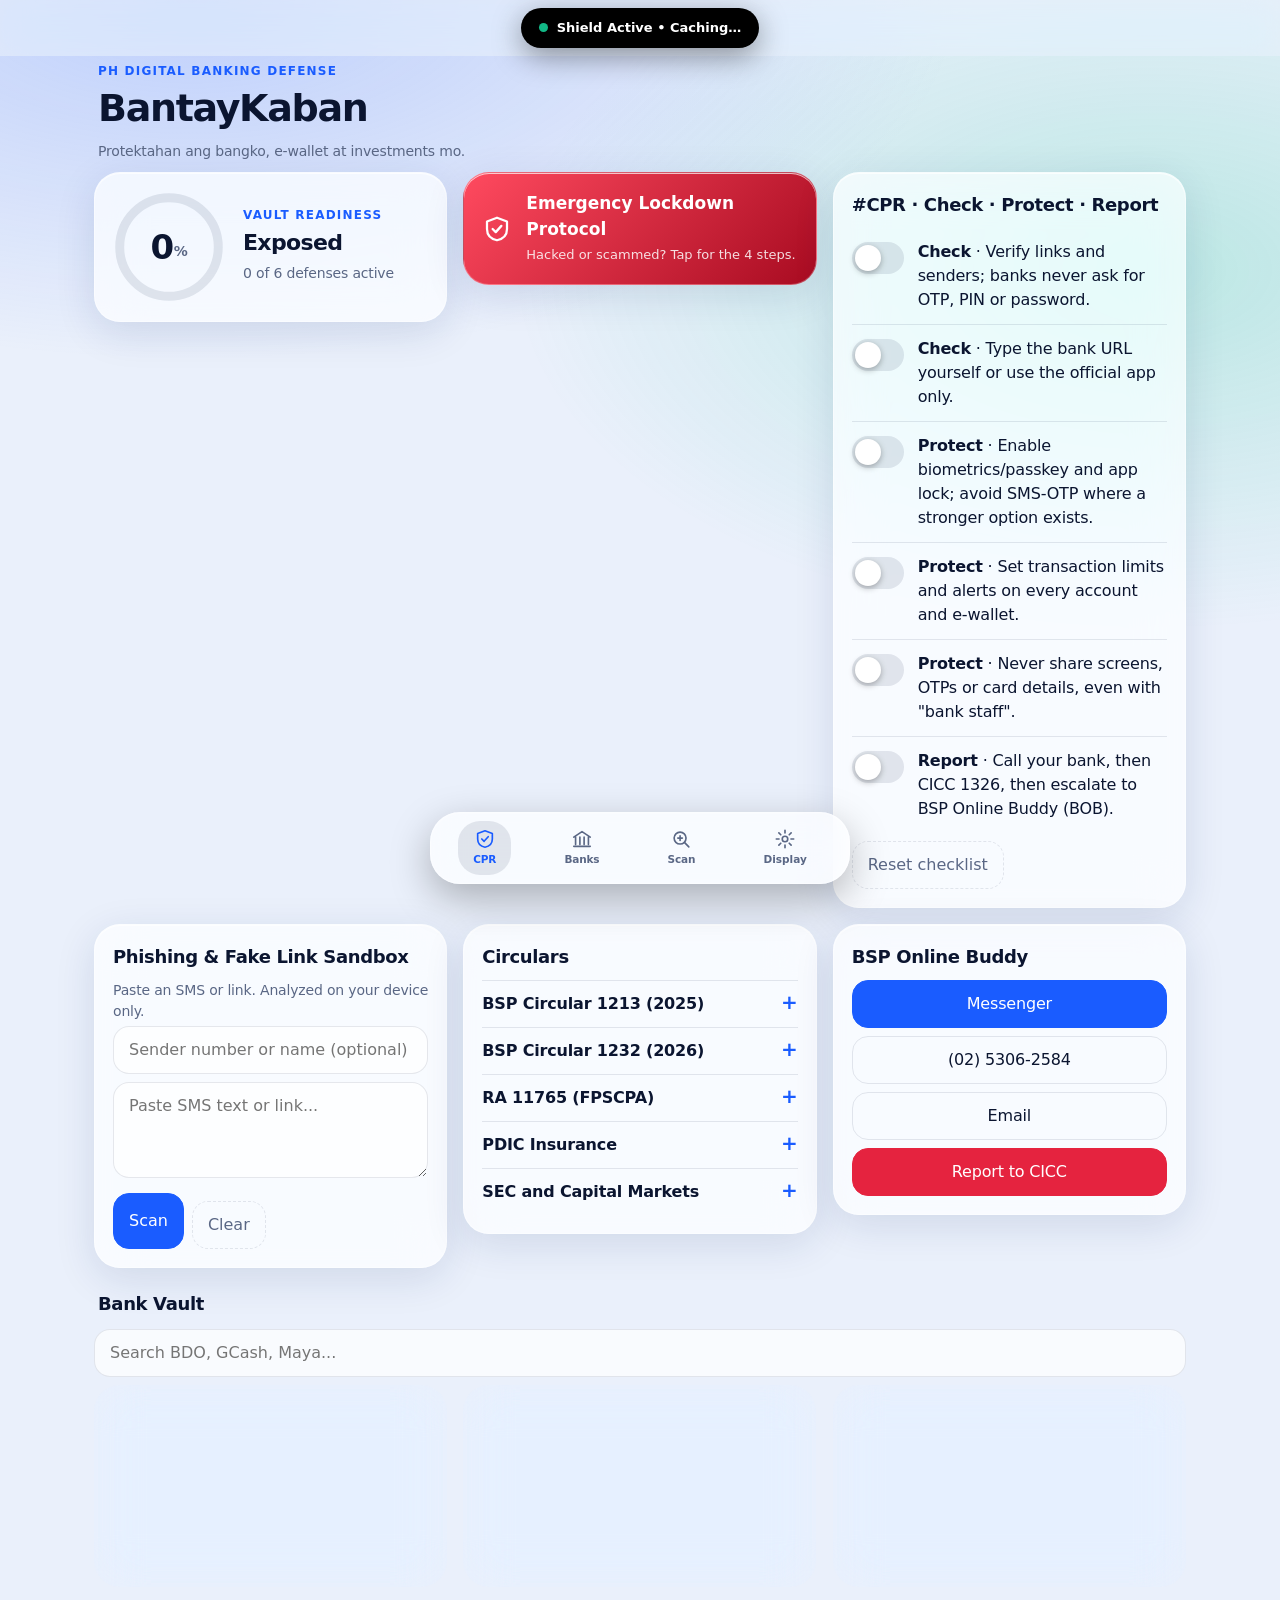
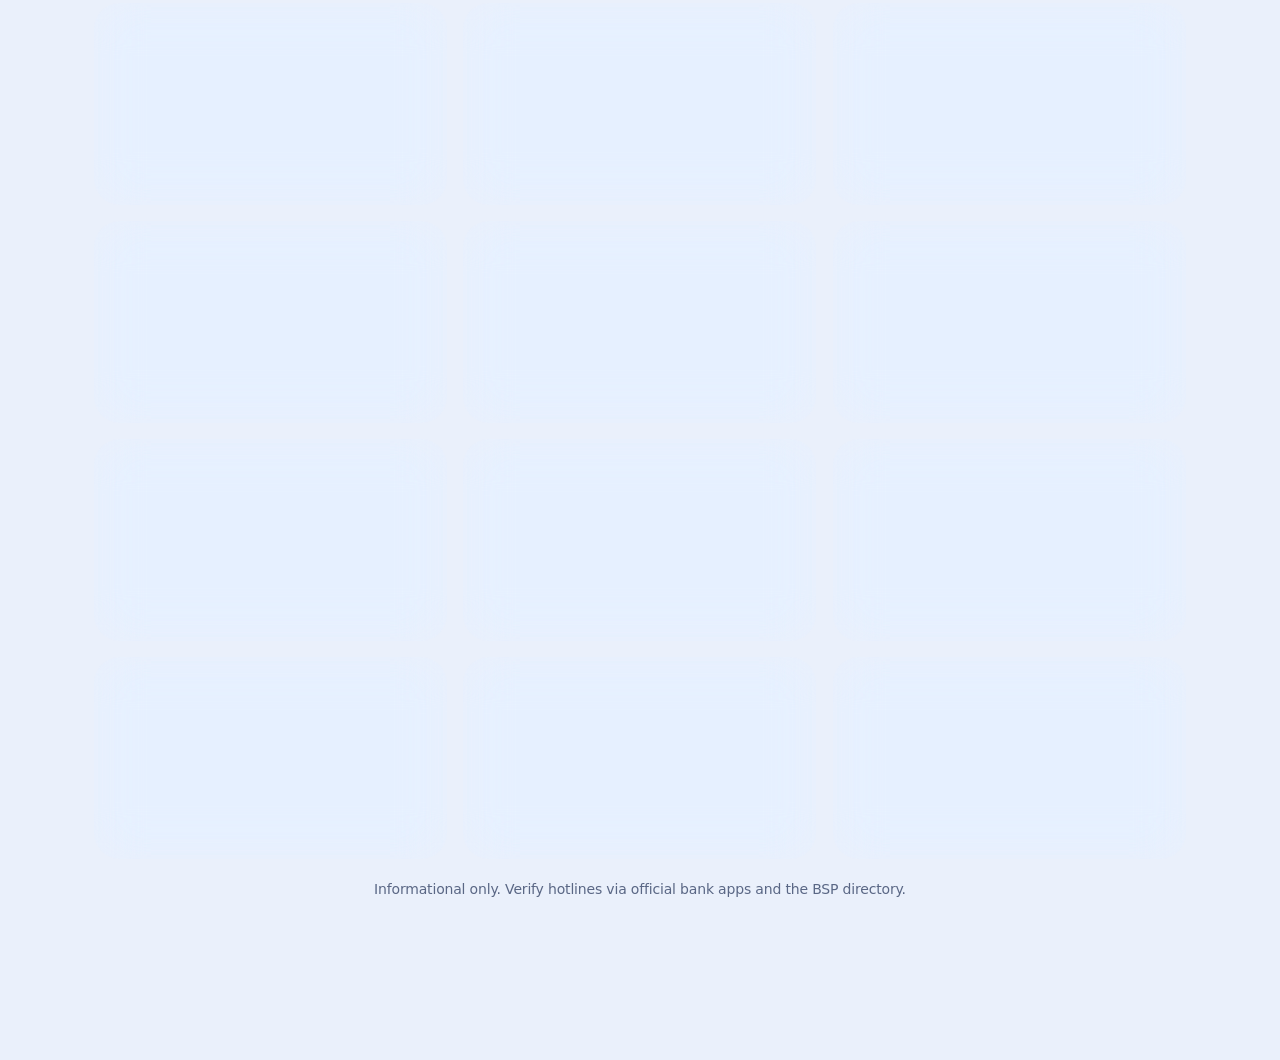
<file: index.html>
<!doctype html><html lang="en"><head><meta charset="utf-8"><meta name="viewport" content="width=device-width,initial-scale=1,viewport-fit=cover">
<title>BantayKaban | PH Digital Banking & Asset Defense Hub</title>
<meta name="description" content="Comprehensive cybersecurity guide, emergency lock hotlines (1326, BSP BOB), and fraud defense for Filipino bank accounts and e-wallets.">
<meta name="theme-color" content="#0A0D14"><link rel="manifest" href="manifest.webmanifest"><link rel="icon" href="favicon.svg" type="image/svg+xml">
<link rel="apple-touch-icon" href="icons/apple-touch-icon.png">
<meta name="apple-mobile-web-app-capable" content="yes"><meta name="mobile-web-app-capable" content="yes"><meta name="apple-mobile-web-app-status-bar-style" content="black-translucent"><meta name="apple-mobile-web-app-title" content="BantayKaban">
<meta property="og:type" content="website"><meta property="og:url" content="https://githubbest729.github.io/bantaykaban-pwa/">
<meta property="og:title" content="BantayKaban | PH Digital Banking & Asset Defense Hub">
<meta property="og:description" content="Comprehensive cybersecurity guide, emergency lock hotlines (1326, BSP BOB), and fraud defense for Filipino bank accounts and e-wallets.">
<meta property="og:image" content="https://githubbest729.github.io/bantaykaban-pwa/images/og-image.png"><meta property="og:image:width" content="1200"><meta property="og:image:height" content="630"><meta property="og:image:alt" content="BantayKaban Security Banner">
<meta name="twitter:card" content="summary_large_image"><meta name="twitter:title" content="BantayKaban | PH Digital Banking & Asset Defense Hub">
<meta name="twitter:description" content="Comprehensive cybersecurity guide, emergency lock hotlines (1326, BSP BOB), and fraud defense for Filipino bank accounts and e-wallets.">
<meta name="twitter:image" content="https://githubbest729.github.io/bantaykaban-pwa/images/og-image.png"><meta name="twitter:image:alt" content="BantayKaban Security Banner">
<link rel="stylesheet" href="css/styles.css"></head><body>
<svg width="0" height="0" style="position:absolute" aria-hidden="true"><defs>
<symbol id="i-shield" viewBox="0 0 24 24"><path d="M12 3l8 3v6c0 5-3.4 8-8 9-4.6-1-8-4-8-9V6z" fill="none" stroke="currentColor" stroke-width="1.8" stroke-linejoin="round"/><path d="M8.5 12l2.5 2.5 4.5-5" fill="none" stroke="currentColor" stroke-width="1.8" stroke-linecap="round" stroke-linejoin="round"/></symbol>
<symbol id="i-bank" viewBox="0 0 24 24"><path d="M3 10l9-6 9 6M5 10v8M9.7 10v8M14.3 10v8M19 10v8M3 20h18" fill="none" stroke="currentColor" stroke-width="1.8" stroke-linecap="round" stroke-linejoin="round"/></symbol>
<symbol id="i-scan" viewBox="0 0 24 24"><circle cx="11" cy="11" r="6.5" fill="none" stroke="currentColor" stroke-width="1.8"/><path d="M16 16l4.5 4.5M8.5 11h5M11 8.5v5" fill="none" stroke="currentColor" stroke-width="1.8" stroke-linecap="round"/></symbol>
<symbol id="i-gear" viewBox="0 0 24 24"><circle cx="12" cy="12" r="3" fill="none" stroke="currentColor" stroke-width="1.8"/><path d="M12 2.500v3M12 18.500v3M2.500 12h3M18.500 12h3M5.300 5.300l2.100 2.100M16.600 16.600l2.100 2.100M5.300 18.700l2.100-2.100M16.600 7.400l2.100-2.100" stroke="currentColor" stroke-width="1.8" stroke-linecap="round"/></symbol>
<symbol id="i-wallet" viewBox="0 0 24 24"><path d="M4 7a2 2 0 012-2h11v4M4 7v11a2 2 0 002 2h13a1 1 0 001-1V9a1 1 0 00-1-1H6a2 2 0 01-2-1z" fill="none" stroke="currentColor" stroke-width="1.8" stroke-linejoin="round"/><circle cx="16.500" cy="14" r="1.300" fill="currentColor"/></symbol>
<symbol id="i-coin" viewBox="0 0 24 24"><circle cx="12" cy="12" r="8.500" fill="none" stroke="currentColor" stroke-width="1.8"/><path d="M9.500 9.500h4a1.500 1.500 0 010 3h-4m0 0h4.500a1.500 1.500 0 010 3H9.500M12 7.500v9" fill="none" stroke="currentColor" stroke-width="1.500" stroke-linecap="round"/></symbol>
<symbol id="i-phone" viewBox="0 0 24 24"><path d="M6.500 3h3l1.500 4-2 1.500a11 11 0 005 5l1.500-2 4 1.500v3a2 2 0 01-2 2A15 15 0 014.500 5a2 2 0 012-2z" fill="none" stroke="currentColor" stroke-width="1.8" stroke-linejoin="round"/></symbol>
<symbol id="i-check" viewBox="0 0 24 24"><path d="M5 12.500l4.500 4.500L19 7.500" fill="none" stroke="currentColor" stroke-width="3" stroke-linecap="round" stroke-linejoin="round"/></symbol>
<symbol id="i-digi" viewBox="0 0 24 24"><rect x="6.500" y="2.500" width="11" height="19" rx="3" fill="none" stroke="currentColor" stroke-width="1.8"/><path d="M10 18.500h4M9.500 8l2.500-2 2.500 2M12 6v7" fill="none" stroke="currentColor" stroke-width="1.800" stroke-linecap="round" stroke-linejoin="round"/></symbol>
</defs></svg>
<div class="amb" aria-hidden="true"></div>
<div class="island-wrap"><div class="island" id="isl"><button class="pill" id="islb" aria-expanded="false" aria-controls="isld"><span class="live"></span><span id="islt">Shield Active • Caching…</span></button>
<div class="isld" id="isld" hidden><a class="dial tel" href="tel:1326" data-n="1326"><svg class="ic"><use href="#i-phone"/></svg><span>CICC<b>1326</b></span></a><a class="dial tel" href="tel:+63287087087" data-n="(02) 8708-7087"><svg class="ic"><use href="#i-phone"/></svg><span>BSP BOB<b>(02) 8708-7087</b></span></a><button class="dial sosb" id="lock2"><svg class="ic"><use href="#i-shield"/></svg><span>Lockdown<b>Step-by-step</b></span></button></div></div></div>
<main>
<header class="hero"><p class="eyebrow">PH Digital Banking Defense</p><h1>BantayKaban</h1><p class="m">Protektahan ang bangko, e-wallet at investments mo.</p></header>
<div class="bento">
<section class="card gauge" id="cpr-s"><div class="gwrap"><svg class="ring" viewBox="0 0 100 100" aria-hidden="true"><circle class="rb" cx="50" cy="50" r="44"/><circle class="rf" id="rf" cx="50" cy="50" r="44"/></svg><div class="gt"><span class="pct" id="pct" aria-live="polite">0</span><span class="pc">%</span></div></div>
<div><p class="eyebrow">Vault Readiness</p><p class="gs" id="gs"></p><p class="m" id="prog"></p></div></section>
<button class="card sosc" id="lock"><svg class="ic"><use href="#i-shield"/></svg><span><b>Emergency Lockdown Protocol</b><small>Hacked or scammed? Tap for the 4 steps.</small></span></button>
<section class="card"><h2>#CPR · Check · Protect · Report</h2><div id="cpr"></div><button class="ghost" id="reset">Reset checklist</button></section>
<section class="card" id="scam-s"><h2>Phishing &amp; Fake Link Sandbox</h2><p class="m">Paste an SMS or link. Analyzed on your device only.</p>
<input id="snd" type="text" inputmode="tel" placeholder="Sender number or name (optional)" aria-label="Sender"><textarea id="scam" rows="3" placeholder="Paste SMS text or link..." aria-label="Message to check"></textarea><p class="err" id="serr" role="alert" hidden>Paste a message or link first.</p>
<div class="row"><button class="p" id="chk">Scan</button><button class="ghost" id="clr">Clear</button></div><div id="verdict" aria-live="polite"></div></section>
<section class="full" id="dir-s"><h2 class="sh">Bank Vault</h2><input id="q" type="search" placeholder="Search BDO, GCash, Maya..." aria-label="Search institutions"><div class="bento inner" id="dir"></div></section>
<section class="card"><h2>Circulars</h2><div id="circ"></div></section>
<section class="card"><h2>BSP Online Buddy</h2><div class="stack"><a class="btn p" href="https://www.m.me/BangkoSentralngPilipinas">Messenger</a><a class="btn tel" href="tel:+63253062584" data-n="(02) 5306-2584">(02) 5306-2584</a><a class="btn" href="mailto:consumeraffairs@bsp.gov.ph">Email</a><a class="btn d" href="https://cicc.gov.ph/report">Report to CICC</a></div></section>

</div>
<p class="m foot">Informational only. Verify hotlines via official bank apps and the BSP directory.</p>
</main>
<nav class="dock" aria-label="Main"><a href="#cpr-s" class="on" aria-label="CPR Shield"><svg class="ic"><use href="#i-shield"/></svg><span>CPR</span></a><a href="#dir-s" aria-label="Bank Vault"><svg class="ic"><use href="#i-bank"/></svg><span>Banks</span></a><a href="#scam-s" aria-label="Scam Sandbox"><svg class="ic"><use href="#i-scan"/></svg><span>Scan</span></a><button id="dispb" aria-label="Display settings"><svg class="ic"><use href="#i-gear"/></svg><span>Display</span></button></nav>
<div class="sheet full" id="mlock" role="dialog" aria-modal="true" aria-label="Emergency lockdown"><div><div class="sh-top"><h2>Emergency Lockdown</h2><button class="close" aria-label="Close">✕</button></div><p class="m">Act in order. Tap Copy to paste into chat or a note.</p><ol class="steps" id="steps"></ol><button class="p wide" id="copyall">Copy all steps</button></div></div>
<div class="sheet" id="mdisp" role="dialog" aria-modal="true" aria-label="Display and settings"><div><div class="sh-top"><h2>Display Engine</h2><button class="close" aria-label="Close">✕</button></div>
<div class="seg" role="group" aria-label="Display mode"><button data-mode="auto">Auto</button><button data-mode="light">Light</button><button data-mode="dark">Dark</button><button data-mode="sunlight">Sun</button><button data-mode="battery">AMOLED</button></div>
<h2 class="sub">Share</h2><div class="row"><button class="p" id="share">Share BantayKaban</button><button id="sharel">Share lockdown steps</button></div>
<h2 class="sub">Install</h2><button class="p wide" id="install">Install guide</button><button class="close wide">Done</button></div></div>
<div class="sheet" id="minst" role="dialog" aria-modal="true" aria-label="Add to Home Screen"><div><div class="sh-top"><h2>Add to Home Screen</h2><button class="close" aria-label="Close">✕</button></div><p id="insttxt" class="m"></p><button class="close p wide">Got it</button></div></div>
<div class="sheet" id="mreset" role="dialog" aria-modal="true"><div><h2>Reset checklist?</h2><p class="m">All #CPR checks will be cleared.</p><div class="row"><button class="d" id="yes">Reset</button><button class="close">Cancel</button></div></div></div>
<div class="toast" id="toast" role="status" aria-live="polite"></div>
<script src="js/data.js"></script><script src="js/app.js"></script></body></html>
</file>
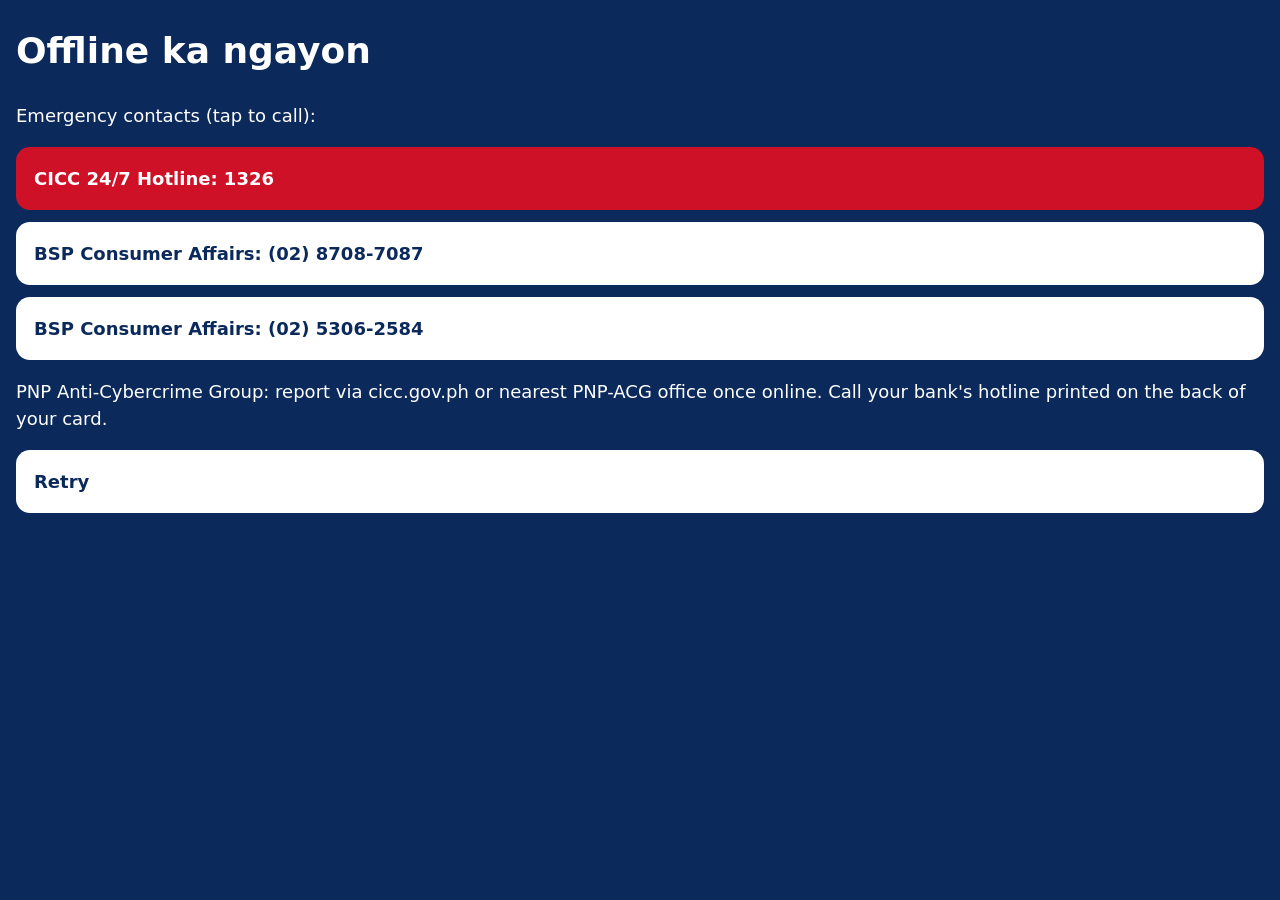
<file: offline.html>
<!doctype html><html lang="en"><head><meta charset="utf-8"><meta name="viewport" content="width=device-width,initial-scale=1,viewport-fit=cover"><title>BantayKaban Offline</title>
<style>body{margin:0;padding:env(safe-area-inset-top) 16px env(safe-area-inset-bottom);font:18px/1.5 system-ui,sans-serif;background:#0b2a5b;color:#fff}a{display:block;margin:12px 0;padding:18px;border-radius:14px;background:#fff;color:#0b2a5b;font-weight:700;text-decoration:none}a.r{background:#ce1126;color:#fff}</style></head><body>
<h1>Offline ka ngayon</h1><p>Emergency contacts (tap to call):</p>
<a class="r" href="tel:1326">CICC 24/7 Hotline: 1326</a>
<a href="tel:+63287087087">BSP Consumer Affairs: (02) 8708-7087</a>
<a href="tel:+63253062584">BSP Consumer Affairs: (02) 5306-2584</a>
<p>PNP Anti-Cybercrime Group: report via cicc.gov.ph or nearest PNP-ACG office once online. Call your bank's hotline printed on the back of your card.</p>
<a href="./">Retry</a></body></html>
</file>
<file: css/styles.css>
:root{--e:cubic-bezier(.32,.72,0,1);--bg:#eaf0fb;--g1:rgba(79,124,255,.28);--g2:rgba(23,201,150,.22);--card:rgba(255,255,255,.72);--cb:rgba(255,255,255,.4);--tx:#0b1530;--text-primary:#1e293b;--mut:#5a6785;--pri:#1a5cff;--red:#e5233f;--grn:#12b886;--amb:#f59f00;--border-subtle:rgba(15,30,70,.1);--blur:blur(24px) saturate(180%);--sh:0 10px 40px rgba(20,40,100,.12),inset 0 1px 0 rgba(255,255,255,.7);--r:26px}
.dark{--bg:#0A0D14;--g1:rgba(60,100,255,.22);--g2:rgba(20,220,160,.14);--card:rgba(18,22,34,.72);--cb:rgba(255,255,255,.09);--tx:#edf1ff;--text-primary:#edf1ff;--mut:#8f9cc0;--pri:#6b94ff;--border-subtle:rgba(255,255,255,.08);--sh:0 10px 40px rgba(0,0,0,.5),inset 0 1px 0 rgba(255,255,255,.08),0 0 0 1px rgba(110,150,255,.06)}
.sunlight-mode{--bg:#fff;--g1:transparent;--g2:transparent;--card:#fff;--cb:#000;--tx:#000;--text-primary:#000;--mut:#000;--pri:#000;--red:#000;--grn:#000;--amb:#000;--border-subtle:#000;--blur:none;--sh:none;--r:12px;font-weight:700}
.battery-saver-mode{--bg:#000;--g1:transparent;--g2:transparent;--card:#000;--cb:#262626;--tx:#cfcfcf;--text-primary:#cfcfcf;--mut:#8c8c8c;--pri:#7fa6e8;--red:#d96b6b;--grn:#2f9e6a;--amb:#b07d12;--border-subtle:#222;--blur:none;--sh:none}
*{box-sizing:border-box;-webkit-tap-highlight-color:transparent}html{scroll-behavior:smooth;scroll-padding-top:84px}
body{margin:0 auto;max-width:1120px;background:var(--bg);color:var(--tx);font:16px/1.5 Inter,-apple-system,"SF Pro Text",system-ui,sans-serif;letter-spacing:-.011em;padding:0 calc(env(safe-area-inset-right) + 14px) 0 calc(env(safe-area-inset-left) + 14px)}
.amb{position:fixed;inset:0;z-index:-1;background:radial-gradient(60% 40% at 15% 0,var(--g1),transparent),radial-gradient(50% 40% at 90% 30%,var(--g2),transparent)}
.ic{width:22px;height:22px;flex:none}.m{color:var(--mut);font-size:14px;margin:4px 0}.foot{text-align:center;margin:20px 0}
h1{font-size:38px;letter-spacing:-.035em;margin:0;font-weight:800}h2{font-size:18px;letter-spacing:-.02em;margin:0 0 10px;font-weight:700}.sh{margin:6px 4px 12px}.eyebrow{margin:0;color:var(--pri);font-weight:700;font-size:12px;text-transform:uppercase;letter-spacing:.1em}.hero{padding:6px 4px}
.bento{display:grid;grid-template-columns:1fr;gap:16px;align-items:start;grid-auto-flow:dense}@media(min-width:768px){.bento{grid-template-columns:repeat(auto-fit,minmax(320px,1fr))}}.bento>.full{grid-column:1/-1}.bento.inner{grid-template-columns:repeat(auto-fill,minmax(300px,1fr))}main{padding-top:calc(56px + env(safe-area-inset-top));padding-bottom:calc(140px + env(safe-area-inset-bottom))}.sub{margin:18px 0 8px}
.card,.bank-card{background:var(--card);backdrop-filter:var(--blur);-webkit-backdrop-filter:var(--blur);border:1px solid var(--cb);border-radius:var(--r);padding:18px;box-shadow:var(--sh)}
button,.btn,input,textarea{font:inherit;color:var(--tx);background:transparent;border:1px solid var(--border-subtle);border-radius:16px;padding:11px 15px;text-decoration:none;display:inline-block;cursor:pointer;transition:transform .35s var(--e),background .35s var(--e),opacity .35s var(--e)}
button:active,.btn:active,.dial:active{transform:scale(.97)}input,textarea{width:100%;cursor:text;margin-bottom:8px;background:var(--card)}textarea{resize:vertical}input:focus,textarea:focus{outline:2px solid var(--pri);outline-offset:1px}
.p{background:var(--pri)!important;color:#fff!important;border-color:var(--pri)!important}.d{background:var(--red)!important;color:#fff!important;border-color:var(--red)!important}.ghost{border-style:dashed;color:var(--mut);margin-top:8px}.wide{width:100%;margin-top:10px;text-align:center}.row{display:flex;gap:8px;flex-wrap:wrap}.stack{display:grid;gap:8px}.stack .btn{text-align:center}
.island{position:relative;pointer-events:auto;width:max-content;max-width:94vw;background:#000;color:#fff;border-radius:26px;box-shadow:0 8px 30px rgba(0,0,0,.4);transition:width .5s var(--e);overflow:hidden}.island.open{width:min(94vw,400px)}
.pill{display:flex;gap:9px;align-items:center;justify-content:center;width:100%;border:0;background:transparent;color:#fff;padding:10px 18px;font-size:13px;font-weight:600;border-radius:26px}
.live{width:9px;height:9px;border-radius:50%;background:var(--grn);box-shadow:0 0 0 0 var(--grn);animation:lp 2s infinite}@keyframes lp{70%{box-shadow:0 0 0 9px transparent}100%{box-shadow:0 0 0 0 transparent}}
.isld{display:grid;grid-template-columns:1fr 1fr 1fr;gap:8px;padding:4px 10px 12px}.isld[hidden]{display:none}.dial{display:flex;flex-direction:column;gap:4px;align-items:flex-start;padding:10px;border-radius:18px;background:#1b1f2b;color:#fff;text-decoration:none;font-size:11px;border:0;text-align:left}.dial b{font-size:12px;display:block}.sosb{background:var(--red)}
.gauge{display:flex;gap:18px;align-items:center}.gwrap{position:relative;width:112px;height:112px;flex:none}.ring{width:100%;height:100%;transform:rotate(-90deg)}.ring circle{fill:none;stroke-width:8;stroke-linecap:round}.rb{stroke:var(--border-subtle)}.rf{stroke:var(--rc,#f59f00);stroke-dasharray:276.46;stroke-dashoffset:276.46;transition:stroke-dashoffset .8s var(--e),stroke .8s var(--e);filter:drop-shadow(0 0 6px var(--rc,#f59f00))}
.gt{position:absolute;inset:0;display:flex;align-items:center;justify-content:center;gap:1px;font-weight:800}.pct{font-size:34px;letter-spacing:-.04em}.pc{font-size:14px;color:var(--mut);margin-top:8px}.gs{font-size:22px;font-weight:800;letter-spacing:-.03em;margin:2px 0}
.sosc{display:flex;gap:14px;align-items:center;text-align:left;color:#fff;background:linear-gradient(135deg,#ff4a5f,#a80b21);border-color:rgba(255,255,255,.25);width:100%}.sosc b{display:block;font-size:17px}.sosc small{opacity:.85;font-size:13px}.sosc .ic{width:30px;height:30px}
.checklist-item{display:flex;align-items:flex-start;gap:14px;padding:12px 0;border-bottom:1px solid var(--border-subtle);cursor:pointer}.checklist-item:last-child{border-bottom:0}.checklist-item input{position:absolute;opacity:0;width:1px;height:1px}
.tr{margin-top:2px;flex-shrink:0;width:52px;height:32px;border-radius:99px;background:var(--border-subtle);position:relative;flex:none;transition:background .4s var(--e);display:block}.tr:after{content:"";position:absolute;top:3px;left:3px;width:26px;height:26px;border-radius:50%;background:#fff;box-shadow:0 2px 6px rgba(0,0,0,.3);transition:transform .45s var(--e)}
.tr svg{position:absolute;left:9px;top:9px;width:14px;height:14px;color:#fff;opacity:0;transform:scale(.5);transition:all .4s var(--e);z-index:1}
.checklist-item input:checked+.tr{background:var(--grn)}.checklist-item input:checked+.tr:after{transform:translateX(20px)}.checklist-item input:checked+.tr svg{opacity:1;transform:scale(1)}.checklist-item input:focus-visible+.tr{outline:3px solid var(--pri);outline-offset:2px}
.checklist-item input:checked+.tr svg{filter:drop-shadow(0 0 3px #fff)}.pulse .tr{animation:gp .8s var(--e)}@keyframes gp{0%{box-shadow:0 0 0 0 rgba(18,184,134,.6)}100%{box-shadow:0 0 0 16px transparent}}
.bank-card{position:relative;overflow:hidden;padding:18px 18px 18px 22px}.bank-card:before{content:"";position:absolute;left:0;top:0;bottom:0;width:6px;background:var(--c)}
.bh{display:flex;gap:12px;align-items:center}.gl{width:42px;height:42px;border-radius:14px;display:grid;place-items:center;background:var(--c);color:#fff;flex:none}.bank-card h3{margin:0;font-size:17px;letter-spacing:-.02em}.pills{display:flex;gap:6px;flex-wrap:wrap;margin-top:6px}.tag-pill{display:inline-block;padding:3px 10px;border-radius:999px;font-size:11px;font-weight:800;letter-spacing:.06em;text-transform:uppercase;color:var(--tx);background:color-mix(in srgb,var(--c) 16%,transparent);border:1px solid color-mix(in srgb,var(--c) 45%,transparent)}.acts{display:flex;flex-wrap:wrap;gap:8px;margin-top:14px}.acts>*{padding:10px 14px;font-size:14px;text-align:center;border-radius:999px}.acts .d{flex:1 1 100%;font-weight:700}.acts .pill{flex:1 1 0}.acts .gh{flex:1 1 0;border-style:dashed;color:var(--mut)}

.bank-card p{font-size:13px;color:var(--mut);margin:10px 0 0}.bank-card .row{margin-top:12px}.bank-card .row>*{padding:8px 13px;font-size:14px}
details{border-top:1px solid var(--border-subtle);padding:11px 0}summary{font-weight:600;cursor:pointer;list-style:none;display:flex;justify-content:space-between}summary::-webkit-details-marker{display:none}summary:after{content:"+";color:var(--pri);font-size:20px;line-height:1}details[open] summary:after{content:"−"}li{margin-bottom:4px}
.seg{display:flex;padding:4px;gap:2px;border:1px solid var(--border-subtle);border-radius:99px;background:var(--card)}.seg button{flex:1;border:0;border-radius:99px;padding:9px 2px;font-weight:600;font-size:13px;color:var(--mut)}.seg button[aria-pressed=true]{background:var(--pri);color:#fff}
.dock{position:fixed;left:50%;transform:translateX(-50%);bottom:calc(env(safe-area-inset-bottom) + 16px);width:calc(100% - 32px);max-width:420px;z-index:30;display:flex;justify-content:space-around;padding:8px;border-radius:30px;background:var(--card);backdrop-filter:blur(16px) saturate(180%);-webkit-backdrop-filter:blur(16px) saturate(180%);border:1px solid var(--cb);box-shadow:0 14px 40px rgba(0,0,0,.28),inset 0 1px 0 rgba(255,255,255,.2)}
.dock a{display:flex;flex-direction:column;align-items:center;gap:2px;font-size:10.5px;font-weight:700;color:var(--mut);text-decoration:none;padding:7px 15px;border-radius:22px;transition:all .4s var(--e)}.dock button{display:flex;flex-direction:column;align-items:center;gap:2px;font-size:10.5px;font-weight:700;color:var(--mut);padding:7px 15px;border:0;border-radius:22px;background:transparent}.dock a.on{color:var(--pri);background:var(--border-subtle)}.dock a:active{transform:scale(.94)}
.sheet{position:fixed;inset:0;z-index:60;background:rgba(0,0,0,.55);display:none;align-items:flex-end}.sheet.on{display:flex;animation:fi .3s var(--e)}@keyframes fi{from{opacity:0}}
.sheet>div{background:var(--bg);color:var(--tx);width:100%;max-width:640px;margin:auto;max-height:90vh;overflow:auto;border-radius:30px 30px 0 0;padding:20px 18px calc(env(safe-area-inset-bottom) + 18px);border:1px solid var(--cb);animation:su .5s var(--e)}@keyframes su{from{transform:translateY(40px)}}
.sheet.full>div{height:100%;max-height:none;border-radius:0;padding-top:calc(env(safe-area-inset-top) + 16px)}.sh-top{display:flex;justify-content:space-between;align-items:center}
.steps{list-style:none;padding:0;margin:12px 0;counter-reset:s}.steps li{counter-increment:s;background:var(--card);border:1px solid var(--cb);border-radius:22px;padding:14px 14px 14px 58px;margin-bottom:10px;position:relative}.steps li:before{content:counter(s);position:absolute;left:14px;top:14px;width:32px;height:32px;border-radius:50%;background:var(--red);color:#fff;display:grid;place-items:center;font-weight:800}.steps b{display:block}.steps .row{margin-top:8px}.steps .row>*{padding:7px 12px;font-size:14px}
.v{border-radius:20px;padding:14px;margin-top:12px;border:1.5px solid var(--c)}.v.bad{--c:var(--red)}.v.warn{--c:var(--amb)}.v.ok{--c:var(--grn)}.badge{display:inline-block;font-size:12px;font-weight:800;padding:3px 12px;border-radius:99px;background:var(--c);color:#fff;text-transform:uppercase;letter-spacing:.04em}.v ul{margin:8px 0 0;padding-left:18px;font-size:14px}.hl{margin:10px 0 0;padding:10px;border-radius:14px;background:var(--border-subtle);font-size:14px;word-break:break-word;white-space:pre-wrap}mark{background:rgba(229,35,63,.3);color:inherit;border-radius:4px;padding:0 2px;font-weight:700}
.toast{position:fixed;left:50%;top:calc(env(safe-area-inset-top) + 68px);transform:translate(-50%,-16px);opacity:0;pointer-events:none;background:rgba(20,22,30,.92);color:#fff;padding:11px 18px;border-radius:99px;z-index:80;font-weight:600;font-size:14px;max-width:92vw;transition:all .45s var(--e);backdrop-filter:blur(16px)}.toast.on{opacity:1;transform:translate(-50%,0)}
.sunlight-mode .card,.sunlight-mode .bank-card,.sunlight-mode .dock,.sunlight-mode button,.sunlight-mode .btn,.sunlight-mode input,.sunlight-mode textarea,.sunlight-mode .steps li,.sunlight-mode .seg{border:2px solid #000}
.sunlight-mode .island{background:#000;border:2px solid #000}.sunlight-mode a{color:#000}.sunlight-mode .p,.sunlight-mode .d,.sunlight-mode .sosc,.sunlight-mode .gl,.sunlight-mode .badge,.sunlight-mode .steps li:before,.sunlight-mode .bank-card:before{background:#000!important;color:#fff!important}.sunlight-mode .checklist-item input:checked+.tr,.sunlight-mode .seg button[aria-pressed=true]{background:#000}.sunlight-mode .tr{border:2px solid #000;background:#fff}.sunlight-mode .tr:after{background:#000}.sunlight-mode .checklist-item input:checked+.tr:after{background:#fff}.sunlight-mode .rf{stroke:#000!important;filter:none}.sunlight-mode mark{background:#000;color:#fff}.sunlight-mode .dock a.on{background:#000;color:#fff}.sunlight-mode .dial{background:#000;border:2px solid #fff}
.battery-saver-mode *{animation:none!important;transition:none!important;box-shadow:none!important;backdrop-filter:none!important;-webkit-backdrop-filter:none!important;filter:none!important}
.battery-saver-mode .island{background:#000;border:1px solid #333}.battery-saver-mode .sosc{background:#000;border:1px solid var(--red);color:var(--red)}.battery-saver-mode .p,.battery-saver-mode .d{background:#000!important;border:1px solid var(--pri)!important;color:var(--tx)!important}.battery-saver-mode .gl,.battery-saver-mode .badge{filter:brightness(.6)}.battery-saver-mode .dial{background:#111}.battery-saver-mode .sheet>div,.battery-saver-mode .toast{background:#000;border:1px solid #333}
@media(prefers-reduced-motion:reduce){*{animation:none!important;transition:none!important;scroll-behavior:auto!important}}
.sunlight-mode .tag-pill{background:#fff;color:#000;border:2px solid #000}.battery-saver-mode .tag-pill{background:#000;border-color:#444}
.island-wrap{position:fixed;top:0;left:0;right:0;z-index:50;display:flex;justify-content:center;padding:calc(env(safe-area-inset-top) + 8px) 12px 8px;background:color-mix(in srgb,var(--bg) 60%,transparent);backdrop-filter:blur(16px) saturate(160%);-webkit-backdrop-filter:blur(16px) saturate(160%);pointer-events:none}
.sunlight-mode .island-wrap{background:#fff;border-bottom:2px solid #000}.battery-saver-mode .island-wrap{background:#000}
.bank-card .official-site-btn,.bank-card .btn.pill{color:var(--text-primary,#1e293b)!important;border:1px solid rgba(0,0,0,.12);background:transparent}
.dark .bank-card .btn.pill{border-color:rgba(255,255,255,.18)}.battery-saver-mode .bank-card .btn.pill{border-color:#444}.sunlight-mode .bank-card .btn.pill{border:2px solid #000}
.bank-card .btn.pill:hover,.bank-card .btn.pill:active{background:color-mix(in srgb,var(--c) 12%,transparent)}
.bank-card p a{color:var(--pri);font-weight:700}.err{color:var(--red);font-weight:600;font-size:14px;margin:4px 0 8px}
</file>
